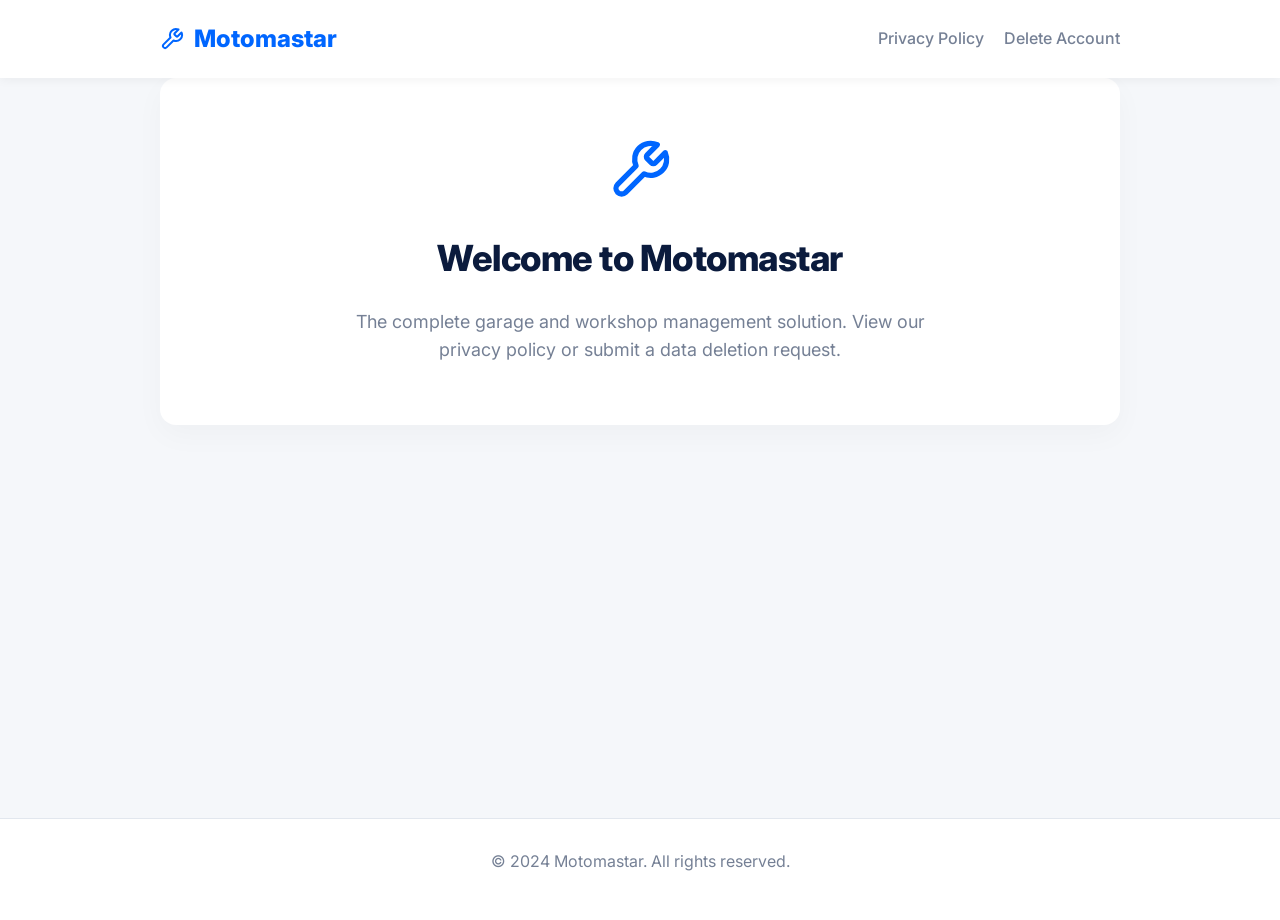
<file: netlify/index.html>
<!DOCTYPE html>
<html lang="en">

<head>
    <meta charset="UTF-8">
    <meta name="viewport" content="width=device-width, initial-scale=1.0">
    <title>Motomastar App</title>
    <link href="https://fonts.googleapis.com/css2?family=Inter:wght@400;500;600;700;800&display=swap" rel="stylesheet">
    <link rel="stylesheet" href="style.css">
</head>

<body>
    <header>
        <div class="container header-content">
            <a href="index.html" class="logo">
                <svg width="24" height="24" viewBox="0 0 24 24" fill="none" stroke="currentColor" stroke-width="2"
                    stroke-linecap="round" stroke-linejoin="round">
                    <path
                        d="M14.7 6.3a1 1 0 0 0 0 1.4l1.6 1.6a1 1 0 0 0 1.4 0l3.77-3.77a6 6 0 0 1-7.94 7.94l-6.91 6.91a2.12 2.12 0 0 1-3-3l6.91-6.91a6 6 0 0 1 7.94-7.94l-3.76 3.76z">
                    </path>
                </svg>
                Motomastar
            </a>
            <nav class="nav-links">
                <a href="privacy-policy.html">Privacy Policy</a>
                <a href="delete-account.html">Delete Account</a>
            </nav>
        </div>
    </header>

    <main class="container fade-in">
        <div class="card" style="text-align: center; padding: 60px 20px;">
            <svg width="64" height="64" viewBox="0 0 24 24" fill="none" stroke="var(--primary)" stroke-width="2"
                stroke-linecap="round" stroke-linejoin="round" style="margin-bottom: 20px;">
                <path
                    d="M14.7 6.3a1 1 0 0 0 0 1.4l1.6 1.6a1 1 0 0 0 1.4 0l3.77-3.77a6 6 0 0 1-7.94 7.94l-6.91 6.91a2.12 2.12 0 0 1-3-3l6.91-6.91a6 6 0 0 1 7.94-7.94l-3.76 3.76z">
                </path>
            </svg>
            <h1>Welcome to Motomastar</h1>
            <p style="font-size: 18px; max-width: 600px; margin: 0 auto;">The complete garage and workshop management
                solution. View our privacy policy or submit a data deletion request.</p>
        </div>
    </main>

    <footer>
        <div class="container">
            <p>&copy; 2024 Motomastar. All rights reserved.</p>
        </div>
    </footer>
</body>

</html>
</file>
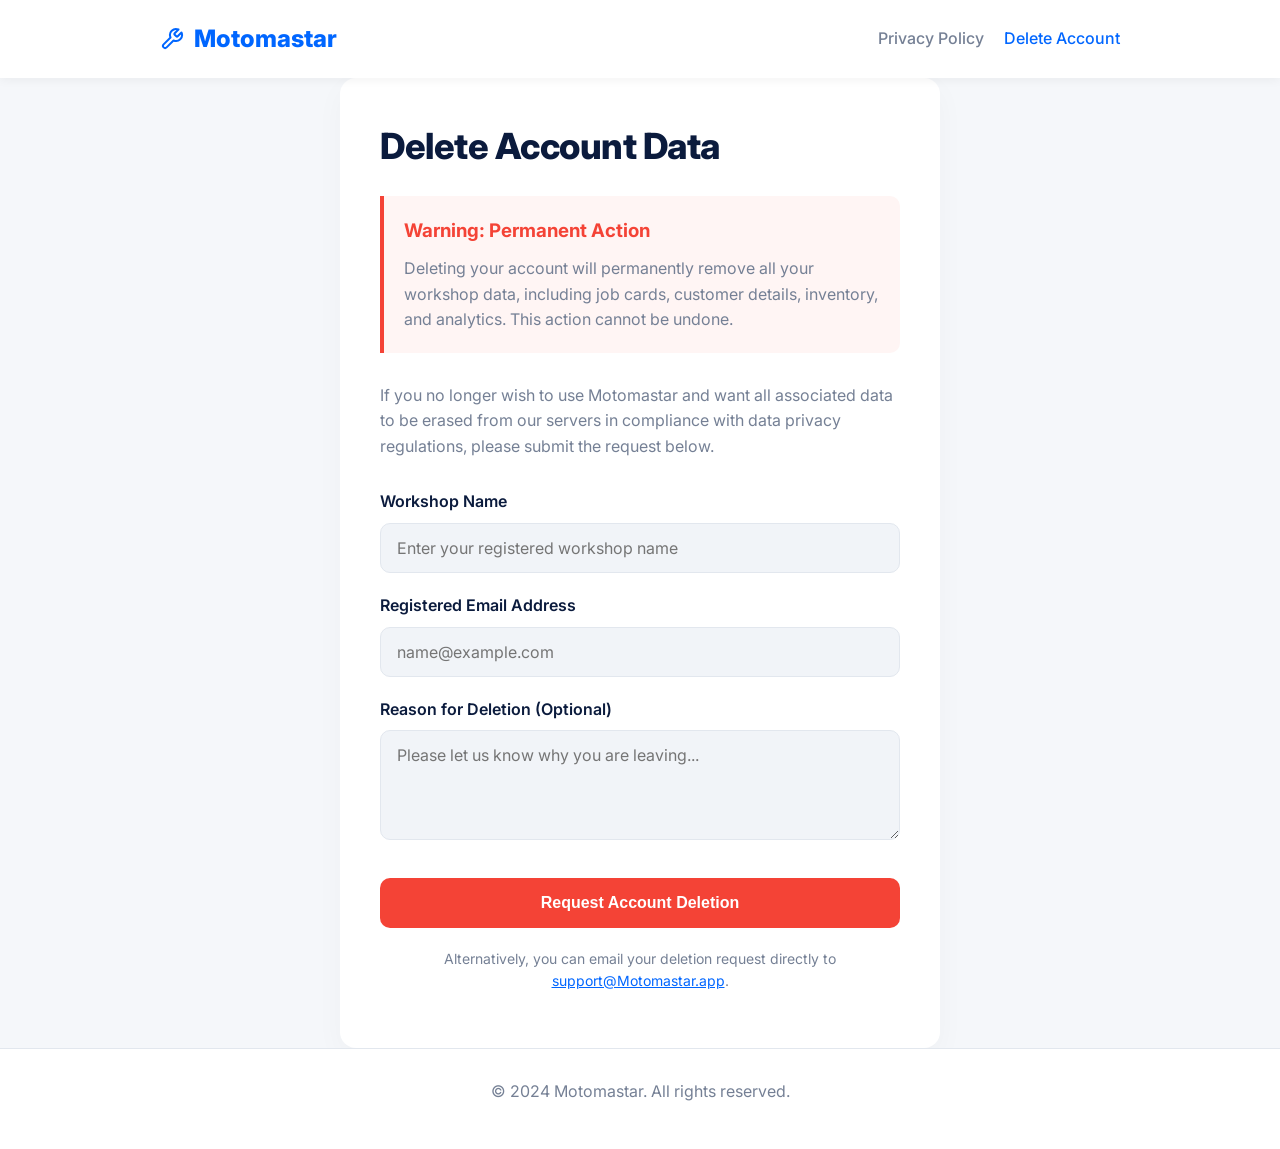
<file: netlify/delete-account.html>
<!DOCTYPE html>
<html lang="en">
<head>
    <meta charset="UTF-8">
    <meta name="viewport" content="width=device-width, initial-scale=1.0">
    <title>Delete Account - Motomastar</title>
    <link href="https://fonts.googleapis.com/css2?family=Inter:wght@400;500;600;700;800&display=swap" rel="stylesheet">
    <link rel="stylesheet" href="style.css">
</head>
<body>
    <header>
        <div class="container header-content">
            <a href="index.html" class="logo">
                <svg width="24" height="24" viewBox="0 0 24 24" fill="none" stroke="currentColor" stroke-width="2" stroke-linecap="round" stroke-linejoin="round">
                    <path d="M14.7 6.3a1 1 0 0 0 0 1.4l1.6 1.6a1 1 0 0 0 1.4 0l3.77-3.77a6 6 0 0 1-7.94 7.94l-6.91 6.91a2.12 2.12 0 0 1-3-3l6.91-6.91a6 6 0 0 1 7.94-7.94l-3.76 3.76z"></path>
                </svg>
                Motomastar
            </a>
            <nav class="nav-links">
                <a href="privacy-policy.html">Privacy Policy</a>
                <a href="delete-account.html" class="active">Delete Account</a>
            </nav>
        </div>
    </header>

    <main class="container fade-in">
        <div class="card" style="max-width: 600px; margin: 0 auto;">
            <h1>Delete Account Data</h1>
            
            <div class="danger-zone">
                <h3>Warning: Permanent Action</h3>
                <p style="margin-bottom: 0;">Deleting your account will permanently remove all your workshop data, including job cards, customer details, inventory, and analytics. This action cannot be undone.</p>
            </div>

            <p>If you no longer wish to use Motomastar and want all associated data to be erased from our servers in compliance with data privacy regulations, please submit the request below.</p>

            <form style="margin-top: 30px;" onsubmit="event.preventDefault(); alert('Your deletion request has been submitted. Our team will process it within 7 days.');">
                <div class="form-group">
                    <label for="workshopName">Workshop Name</label>
                    <input type="text" id="workshopName" required placeholder="Enter your registered workshop name">
                </div>
                
                <div class="form-group">
                    <label for="email">Registered Email Address</label>
                    <input type="email" id="email" required placeholder="name@example.com">
                </div>

                <div class="form-group">
                    <label for="reason">Reason for Deletion (Optional)</label>
                    <textarea id="reason" rows="4" placeholder="Please let us know why you are leaving..."></textarea>
                </div>

                <button type="submit" style="background-color: #F44336;">Request Account Deletion</button>
            </form>
            
            <p style="margin-top: 20px; font-size: 14px; text-align: center;">Alternatively, you can email your deletion request directly to <a href="mailto:support@Motomastar.app" style="color: var(--primary);">support@Motomastar.app</a>.</p>
        </div>
    </main>

    <footer>
        <div class="container">
            <p>&copy; 2024 Motomastar. All rights reserved.</p>
        </div>
    </footer>
</body>
</html>
</file>
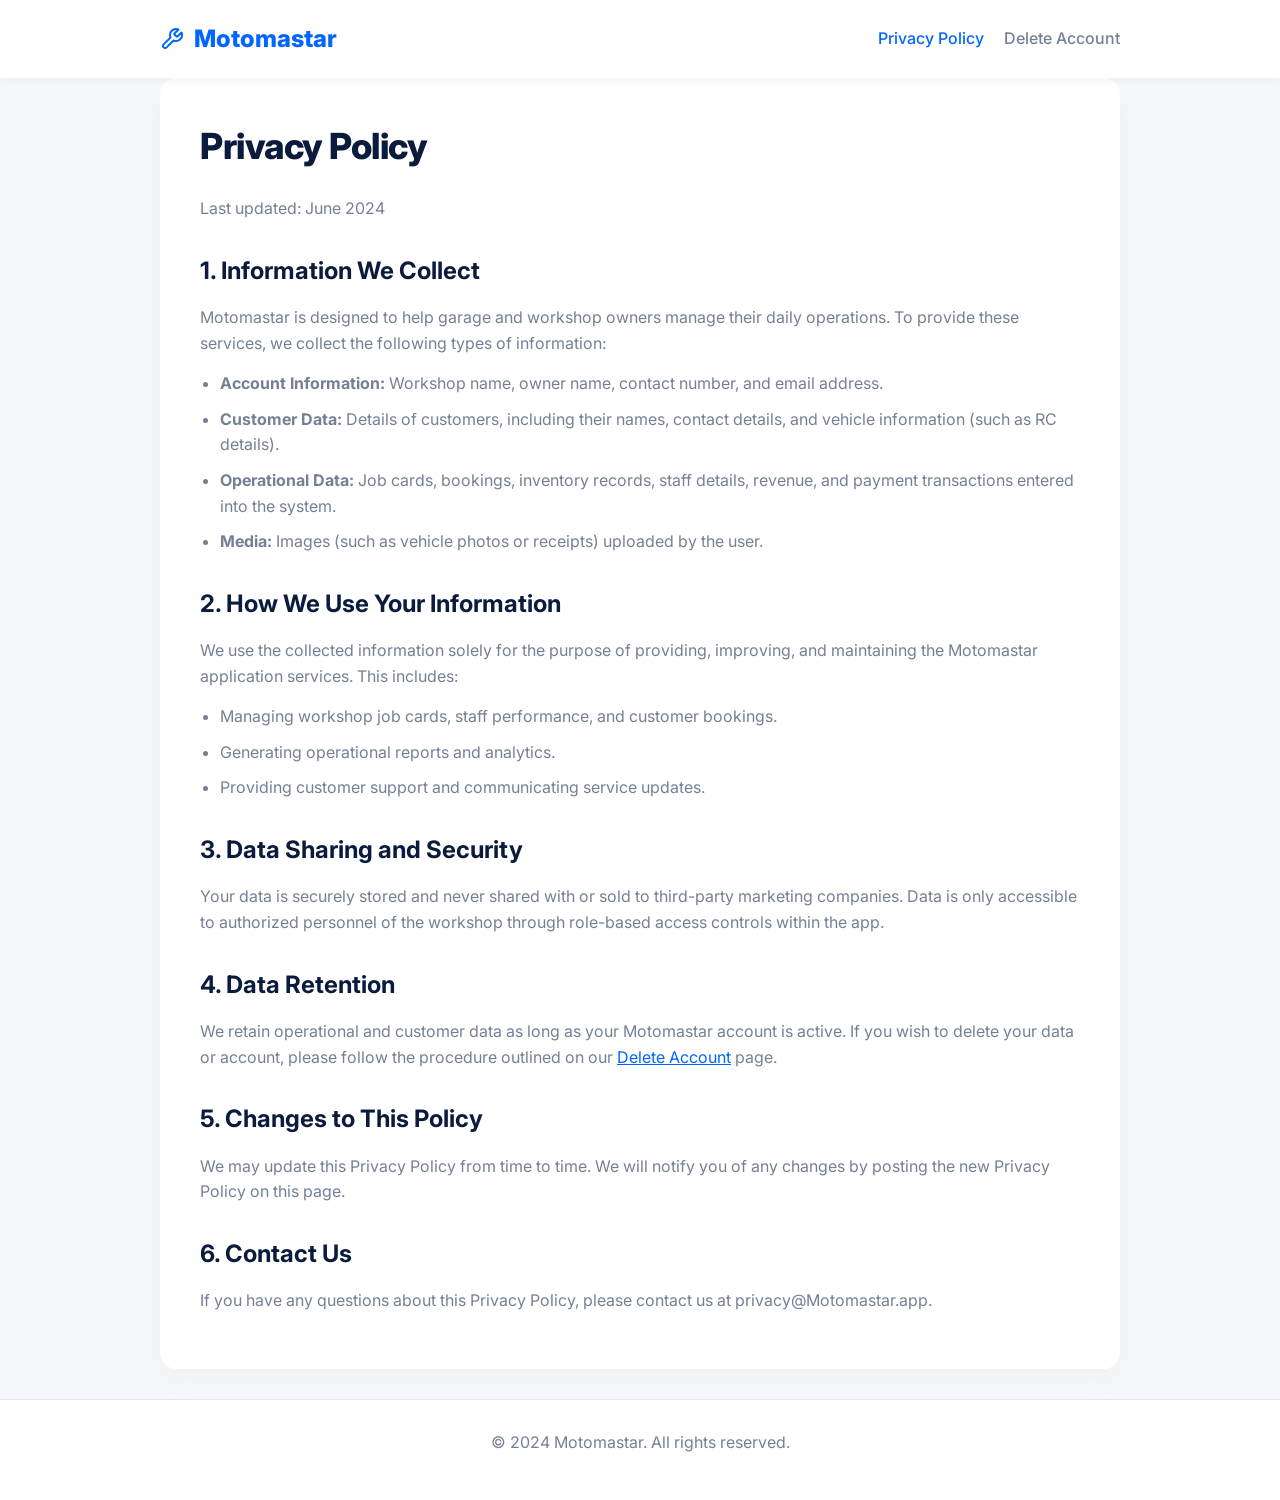
<file: netlify/privacy-policy.html>
<!DOCTYPE html>
<html lang="en">
<head>
    <meta charset="UTF-8">
    <meta name="viewport" content="width=device-width, initial-scale=1.0">
    <title>Privacy Policy - Motomastar</title>
    <link href="https://fonts.googleapis.com/css2?family=Inter:wght@400;500;600;700;800&display=swap" rel="stylesheet">
    <link rel="stylesheet" href="style.css">
</head>
<body>
    <header>
        <div class="container header-content">
            <a href="index.html" class="logo">
                <svg width="24" height="24" viewBox="0 0 24 24" fill="none" stroke="currentColor" stroke-width="2" stroke-linecap="round" stroke-linejoin="round">
                    <path d="M14.7 6.3a1 1 0 0 0 0 1.4l1.6 1.6a1 1 0 0 0 1.4 0l3.77-3.77a6 6 0 0 1-7.94 7.94l-6.91 6.91a2.12 2.12 0 0 1-3-3l6.91-6.91a6 6 0 0 1 7.94-7.94l-3.76 3.76z"></path>
                </svg>
                Motomastar
            </a>
            <nav class="nav-links">
                <a href="privacy-policy.html" class="active">Privacy Policy</a>
                <a href="delete-account.html">Delete Account</a>
            </nav>
        </div>
    </header>

    <main class="container fade-in">
        <div class="card">
            <h1>Privacy Policy</h1>
            <p>Last updated: June 2024</p>
            
            <h2>1. Information We Collect</h2>
            <p>Motomastar is designed to help garage and workshop owners manage their daily operations. To provide these services, we collect the following types of information:</p>
            <ul>
                <li><strong>Account Information:</strong> Workshop name, owner name, contact number, and email address.</li>
                <li><strong>Customer Data:</strong> Details of customers, including their names, contact details, and vehicle information (such as RC details).</li>
                <li><strong>Operational Data:</strong> Job cards, bookings, inventory records, staff details, revenue, and payment transactions entered into the system.</li>
                <li><strong>Media:</strong> Images (such as vehicle photos or receipts) uploaded by the user.</li>
            </ul>

            <h2>2. How We Use Your Information</h2>
            <p>We use the collected information solely for the purpose of providing, improving, and maintaining the Motomastar application services. This includes:</p>
            <ul>
                <li>Managing workshop job cards, staff performance, and customer bookings.</li>
                <li>Generating operational reports and analytics.</li>
                <li>Providing customer support and communicating service updates.</li>
            </ul>

            <h2>3. Data Sharing and Security</h2>
            <p>Your data is securely stored and never shared with or sold to third-party marketing companies. Data is only accessible to authorized personnel of the workshop through role-based access controls within the app.</p>
            
            <h2>4. Data Retention</h2>
            <p>We retain operational and customer data as long as your Motomastar account is active. If you wish to delete your data or account, please follow the procedure outlined on our <a href="delete-account.html" style="color: var(--primary);">Delete Account</a> page.</p>

            <h2>5. Changes to This Policy</h2>
            <p>We may update this Privacy Policy from time to time. We will notify you of any changes by posting the new Privacy Policy on this page.</p>

            <h2>6. Contact Us</h2>
            <p>If you have any questions about this Privacy Policy, please contact us at privacy@Motomastar.app.</p>
        </div>
    </main>

    <footer>
        <div class="container">
            <p>&copy; 2024 Motomastar. All rights reserved.</p>
        </div>
    </footer>
</body>
</html>
</file>
<file: netlify/style.css>
:root {
    --primary: #0066FF;
    --accent: #1E88E5;
    --background: #F5F7FA;
    --surface: #FFFFFF;
    --text-primary: #0B1B3D;
    --text-secondary: #758095;
    --input-bg: #F1F4F8;
    --input-border: #E2E7EE;
}

* {
    margin: 0;
    padding: 0;
    box-sizing: border-box;
}

body {
    font-family: 'Inter', -apple-system, BlinkMacSystemFont, "Segoe UI", Roboto, sans-serif;
    background-color: var(--background);
    color: var(--text-primary);
    line-height: 1.6;
}

/* Header */
header {
    background-color: var(--surface);
    padding: 20px 0;
    box-shadow: 0 2px 10px rgba(0, 0, 0, 0.05);
    position: sticky;
    top: 0;
    z-index: 100;
}

.container {
    max-width: 1000px;
    margin: 0 auto;
    padding: 0 20px;
}

.header-content {
    display: flex;
    justify-content: space-between;
    align-items: center;
}

.logo {
    font-size: 24px;
    font-weight: 800;
    color: var(--primary);
    text-decoration: none;
    display: flex;
    align-items: center;
    gap: 10px;
}

.nav-links {
    display: flex;
    gap: 20px;
}

.nav-links a {
    color: var(--text-secondary);
    text-decoration: none;
    font-weight: 500;
    transition: color 0.3s ease;
}

.nav-links a:hover, .nav-links a.active {
    color: var(--primary);
}

/* Main Content */
main {
    padding: 60px 0;
    min-height: calc(100vh - 160px);
}

.card {
    background: var(--surface);
    border-radius: 16px;
    padding: 40px;
    box-shadow: 0 10px 30px rgba(0, 0, 0, 0.03);
    margin-bottom: 30px;
}

h1 {
    font-size: 36px;
    font-weight: 800;
    margin-bottom: 20px;
    color: var(--text-primary);
    letter-spacing: -0.5px;
}

h2 {
    font-size: 24px;
    font-weight: 700;
    margin-top: 30px;
    margin-bottom: 15px;
    color: var(--text-primary);
}

p {
    margin-bottom: 15px;
    color: var(--text-secondary);
}

ul {
    margin-bottom: 20px;
    padding-left: 20px;
    color: var(--text-secondary);
}

li {
    margin-bottom: 10px;
}

/* Form Styles */
.form-group {
    margin-bottom: 20px;
}

label {
    display: block;
    margin-bottom: 8px;
    font-weight: 600;
    color: var(--text-primary);
}

input[type="email"],
input[type="text"],
textarea {
    width: 100%;
    padding: 14px 16px;
    border: 1px solid var(--input-border);
    border-radius: 10px;
    background-color: var(--input-bg);
    font-family: inherit;
    font-size: 16px;
    color: var(--text-primary);
    transition: all 0.3s ease;
}

input:focus,
textarea:focus {
    outline: none;
    border-color: var(--primary);
    box-shadow: 0 0 0 4px rgba(0, 102, 255, 0.1);
    background-color: var(--surface);
}

button {
    background-color: var(--primary);
    color: white;
    border: none;
    padding: 16px 32px;
    border-radius: 10px;
    font-size: 16px;
    font-weight: 600;
    cursor: pointer;
    transition: all 0.3s ease;
    width: 100%;
    margin-top: 10px;
}

button:hover {
    background-color: var(--accent);
    transform: translateY(-2px);
    box-shadow: 0 10px 20px rgba(0, 102, 255, 0.2);
}

/* Delete Specifics */
.danger-zone {
    border-left: 4px solid #F44336;
    background-color: rgba(244, 67, 54, 0.05);
    padding: 20px;
    border-radius: 0 10px 10px 0;
    margin-bottom: 30px;
}

.danger-zone h3 {
    color: #F44336;
    margin-bottom: 10px;
}

/* Footer */
footer {
    background-color: var(--surface);
    padding: 30px 0;
    text-align: center;
    color: var(--text-secondary);
    border-top: 1px solid var(--input-border);
}

/* Animations */
.fade-in {
    animation: fadeIn 0.6s ease-out;
}

@keyframes fadeIn {
    from {
        opacity: 0;
        transform: translateY(20px);
    }
    to {
        opacity: 1;
        transform: translateY(0);
    }
}
</file>
